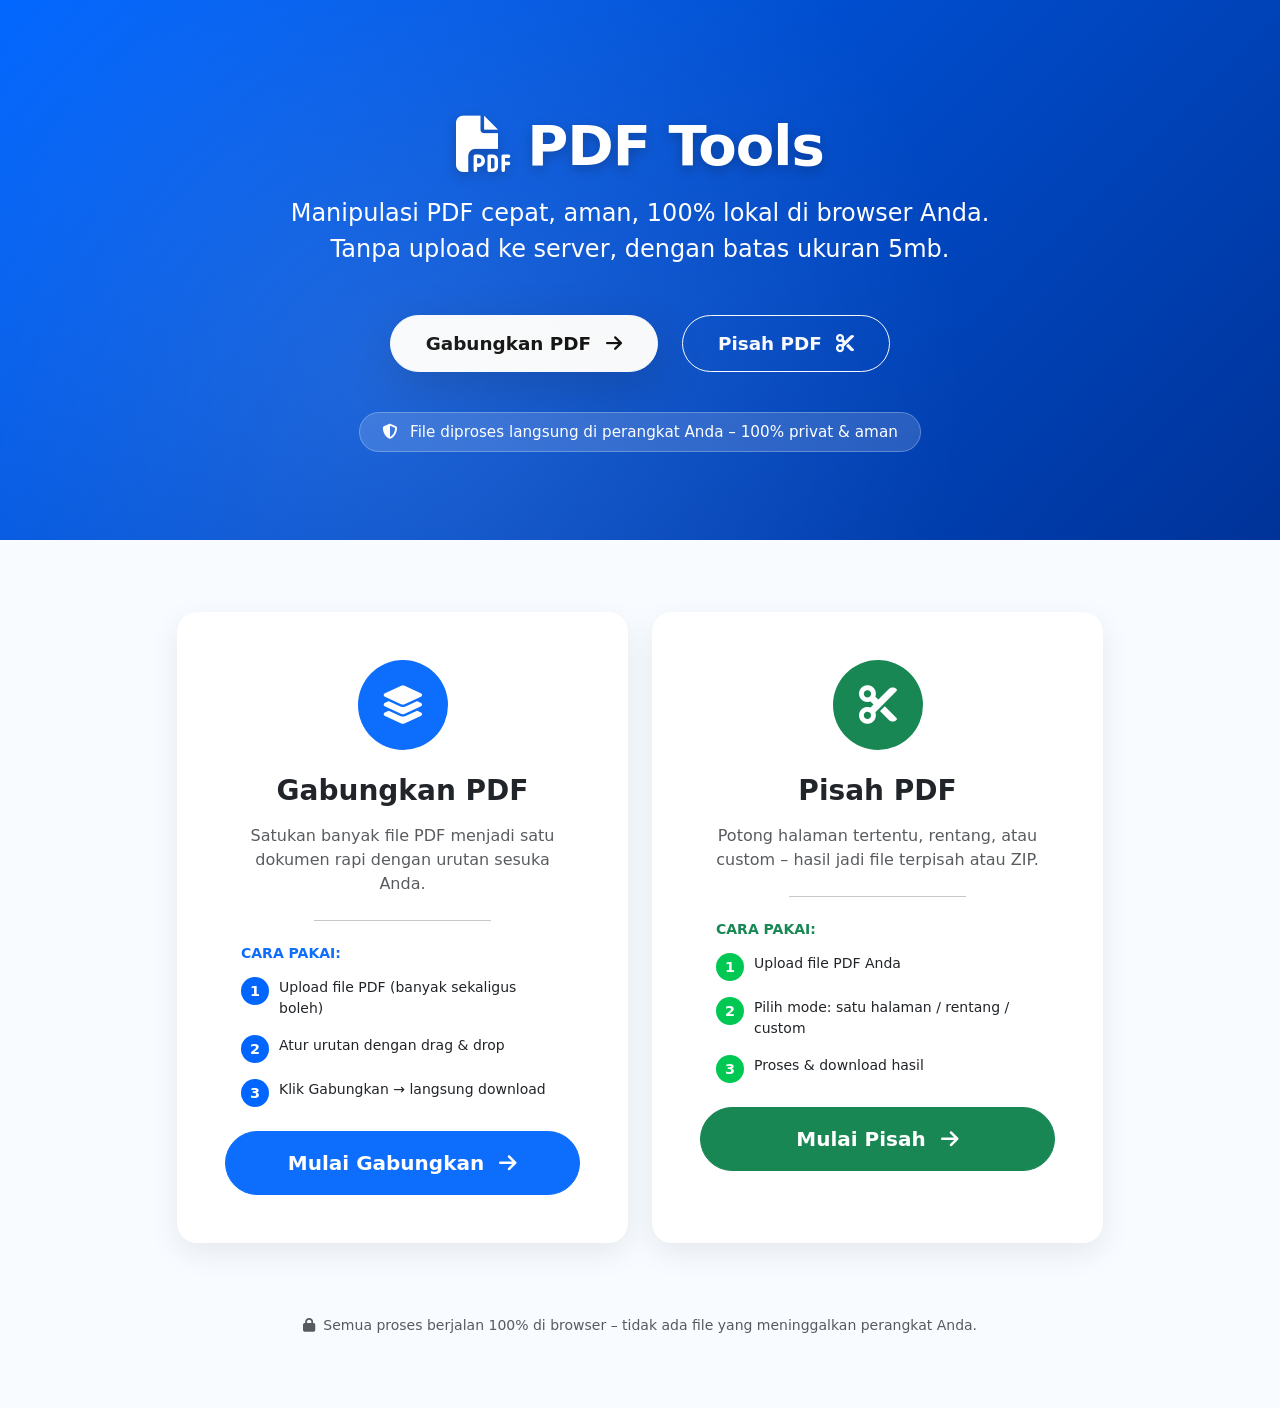
<file: templates/index.html>
<!doctype html>
<html lang="id">
  <head>
    <meta charset="UTF-8" />
    <meta name="viewport" content="width=device-width, initial-scale=1.0" />
    <title>PDF Tools Pro – Manipulasi PDF Mudah & Aman</title>
    <link
      href="https://cdn.jsdelivr.net/npm/bootstrap@5.3.3/dist/css/bootstrap.min.css"
      rel="stylesheet"
      integrity="sha384-QWTKZyjpPEjISv5WaRU9OFeRpok6YctnYmDr5pNlyT2bRjXh0JMhjY6hW+ALEwIH"
      crossorigin="anonymous"
    />
    <link
      rel="stylesheet"
      href="https://cdnjs.cloudflare.com/ajax/libs/font-awesome/6.6.0/css/all.min.css"
      integrity="sha512-Kc323vGBEqzTmouAECnVceyQqyqdsSiqLQISBL29aUW4U/M7pSPA/gEUZQqv1cwx4OnYxTxve5UMg5GT6L4JJg=="
      crossorigin="anonymous"
      referrerpolicy="no-referrer"
    />
    <style>
      :root {
        --primary: #0066ff;
        --primary-dark: #0052cc;
        --success: #00c853;
        --success-dark: #00a843;
        --light-bg: #f8fbff;
      }

      body {
        background: var(--light-bg);
        font-family:
          system-ui,
          -apple-system,
          "Segoe UI",
          Roboto,
          sans-serif;
      }

      .hero-section {
        background: linear-gradient(135deg, #0066ff 0%, #003399 100%);
        padding: 7rem 1rem 6rem;
        position: relative;
        overflow: hidden;
      }

      .hero-section::before {
        content: "";
        position: absolute;
        top: 0;
        left: 0;
        right: 0;
        bottom: 0;
        background: radial-gradient(
          circle at 30% 70%,
          rgba(255, 255, 255, 0.12) 0%,
          transparent 60%
        );
        pointer-events: none;
      }

      .hero-title {
        font-size: 3.5rem;
        font-weight: 800;
        letter-spacing: -1px;
        text-shadow: 0 4px 12px rgba(0, 0, 0, 0.25);
      }

      .card-feature {
        border: none;
        border-radius: 1.25rem;
        overflow: hidden;
        transition: all 0.35s cubic-bezier(0.22, 1, 0.36, 1);
        background: white;
        box-shadow: 0 10px 30px rgba(0, 0, 0, 0.08);
      }

      .card-feature:hover {
        transform: translateY(-12px);
        box-shadow: 0 20px 50px rgba(0, 0, 0, 0.14);
      }

      .icon-circle {
        width: 90px;
        height: 90px;
        border-radius: 50%;
        display: flex;
        align-items: center;
        justify-content: center;
        font-size: 2.4rem;
        margin: 0 auto 1.5rem;
        transition: all 0.4s ease;
      }

      .card-feature:hover .icon-circle {
        transform: scale(1.12) rotate(5deg);
      }

      .step-number {
        width: 28px;
        height: 28px;
        background: var(--primary);
        color: white;
        border-radius: 50%;
        display: inline-flex;
        align-items: center;
        justify-content: center;
        font-size: 0.9rem;
        font-weight: bold;
        margin-right: 10px;
        flex-shrink: 0;
      }

      .btn-hero {
        padding: 0.85rem 2.2rem;
        font-size: 1.15rem;
        border-radius: 3rem;
        transition: all 0.3s;
      }

      .btn-hero:hover {
        transform: translateY(-3px);
        box-shadow: 0 10px 25px rgba(0, 102, 255, 0.35);
      }

      .trust-badge {
        font-size: 0.95rem;
        background: rgba(255, 255, 255, 0.15);
        backdrop-filter: blur(10px);
        border-radius: 50px;
        padding: 0.6rem 1.4rem;
        border: 1px solid rgba(255, 255, 255, 0.25);
      }

      @media (max-width: 768px) {
        .hero-title {
          font-size: 2.8rem;
        }
      }
    </style>
  </head>
  <body>
    <!-- Hero -->
    <section class="hero-section text-center text-white">
      <div class="container">
        <h1 class="hero-title mb-3">
          <i class="fa-solid fa-file-pdf me-3"></i>PDF Tools
        </h1>
        <p class="fs-4 opacity-90 mb-5">
          Manipulasi PDF cepat, aman, 100% lokal di browser Anda.<br />Tanpa
          upload ke server, dengan batas ukuran 5mb. 
        </p>

        <div class="d-flex flex-wrap justify-content-center gap-4">
          <a
            href="/merge"
            class="btn btn-light btn-lg btn-hero fw-bold shadow-lg"
          >
            Gabungkan PDF <i class="fa-solid fa-arrow-right ms-2"></i>
          </a>
          <a
            href="/split"
            class="btn btn-outline-light btn-lg btn-hero fw-bold"
          >
            Pisah PDF <i class="fa-solid fa-scissors ms-2"></i>
          </a>
        </div>

        <div class="mt-5">
          <span class="trust-badge">
            <i class="fa-solid fa-shield-halved me-2"></i>
            File diproses langsung di perangkat Anda – 100% privat & aman
          </span>
        </div>
      </div>
    </section>

    <!-- Features -->
    <section class="container py-5 my-4">
      <div class="row g-4 justify-content-center">
        <!-- Merge Card -->
        <div class="col-lg-5 col-md-6">
          <div class="card-feature h-100 text-center p-4 p-md-5">
            <div class="icon-circle bg-primary text-white">
              <i class="fa-solid fa-layer-group"></i>
            </div>
            <h3 class="fw-bold mb-3">Gabungkan PDF</h3>
            <p class="text-muted mb-4 px-3">
              Satukan banyak file PDF menjadi satu dokumen rapi dengan urutan
              sesuka Anda.
            </p>
            <hr class="w-50 mx-auto my-4 opacity-25" />
            <div class="text-start mb-4 px-3">
              <h6 class="fw-bold small text-uppercase mb-3 text-primary">
                Cara Pakai:
              </h6>
              <ul class="list-unstyled small">
                <li class="mb-3 d-flex">
                  <span class="step-number">1</span> Upload file PDF (banyak
                  sekaligus boleh)
                </li>
                <li class="mb-3 d-flex">
                  <span class="step-number">2</span> Atur urutan dengan drag &
                  drop
                </li>
                <li class="mb-3 d-flex">
                  <span class="step-number">3</span> Klik Gabungkan → langsung
                  download
                </li>
              </ul>
            </div>
            <a
              href="/merge"
              class="btn btn-primary btn-lg fw-bold w-100 rounded-pill py-3"
            >
              Mulai Gabungkan <i class="fa-solid fa-arrow-right ms-2"></i>
            </a>
          </div>
        </div>

        <!-- Split Card -->
        <div class="col-lg-5 col-md-6">
          <div class="card-feature h-100 text-center p-4 p-md-5">
            <div class="icon-circle bg-success text-white">
              <i class="fa-solid fa-scissors"></i>
            </div>
            <h3 class="fw-bold mb-3">Pisah PDF</h3>
            <p class="text-muted mb-4 px-3">
              Potong halaman tertentu, rentang, atau custom – hasil jadi file
              terpisah atau ZIP.
            </p>
            <hr class="w-50 mx-auto my-4 opacity-25" />
            <div class="text-start mb-4 px-3">
              <h6 class="fw-bold small text-uppercase mb-3 text-success">
                Cara Pakai:
              </h6>
              <ul class="list-unstyled small">
                <li class="mb-3 d-flex">
                  <span class="step-number" style="background: var(--success)"
                    >1</span
                  >
                  Upload file PDF Anda
                </li>
                <li class="mb-3 d-flex">
                  <span class="step-number" style="background: var(--success)"
                    >2</span
                  >
                  Pilih mode: satu halaman / rentang / custom
                </li>
                <li class="mb-3 d-flex">
                  <span class="step-number" style="background: var(--success)"
                    >3</span
                  >
                  Proses & download hasil
                </li>
              </ul>
            </div>
            <a
              href="/split"
              class="btn btn-success btn-lg fw-bold w-100 rounded-pill py-3"
            >
              Mulai Pisah <i class="fa-solid fa-arrow-right ms-2"></i>
            </a>
          </div>
        </div>
      </div>

      <div class="text-center mt-5 pt-4 text-muted small">
        <i class="fa-solid fa-lock me-1"></i> Semua proses berjalan 100% di
        browser – tidak ada file yang meninggalkan perangkat Anda.
      </div>
    </section>

    <script src="https://cdn.jsdelivr.net/npm/bootstrap@5.3.3/dist/js/bootstrap.bundle.min.js"></script>
  </body>
</html>
</file>
